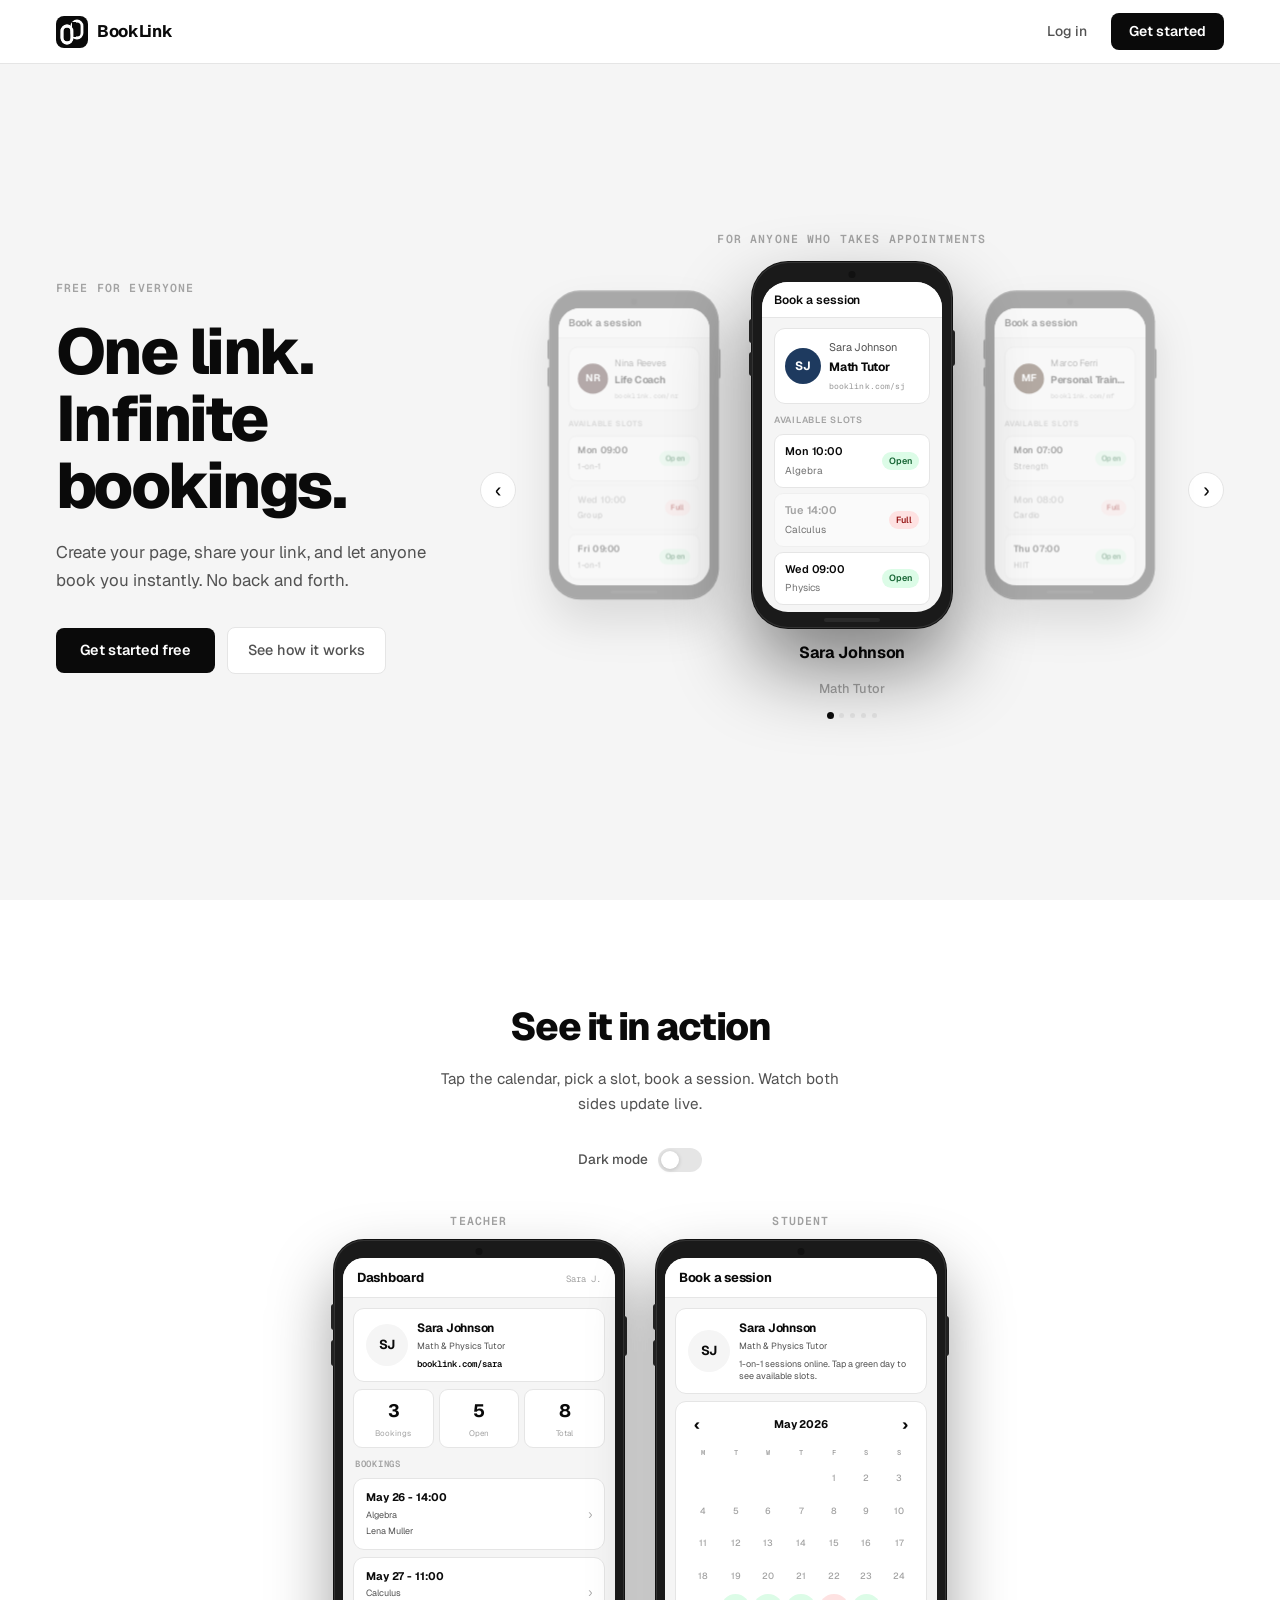
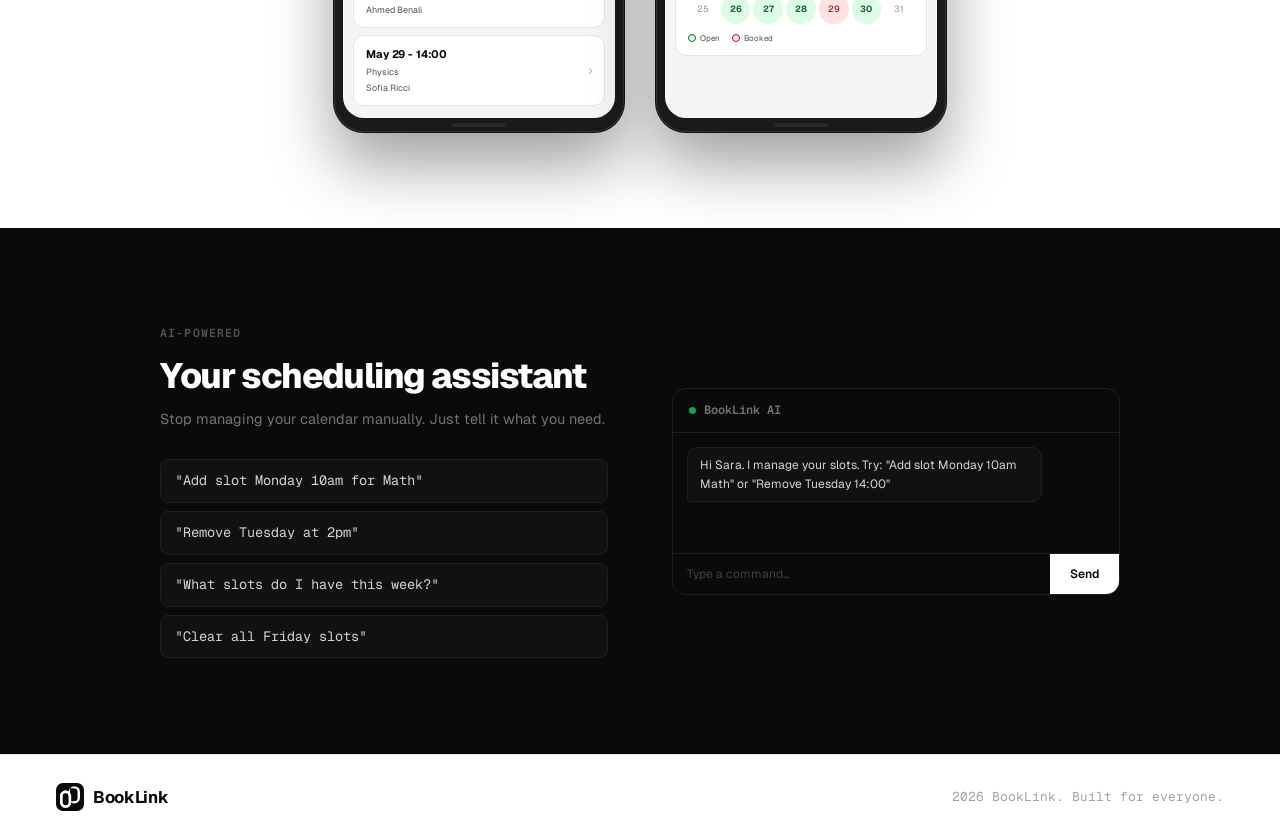
<file: index.html>
<!DOCTYPE html>
<html lang="en">
<head>
  <meta charset="UTF-8">
  <meta name="viewport" content="width=device-width, initial-scale=1.0">
  <title>BookLink - One link. Infinite bookings.</title>
  <link rel="stylesheet" href="style.css">
  <link href="https://fonts.googleapis.com/css2?family=Geist:wght@400;500;600;700;800&family=Geist+Mono:wght@400;500;600&display=swap" rel="stylesheet">
</head>
<body>

  <!-- HEADER -->
  <header class="header">
    <div class="logo-area">
      <svg class="logo-svg" width="32" height="32" viewBox="0 0 32 32" fill="none" xmlns="http://www.w3.org/2000/svg">
        <rect width="32" height="32" rx="8" fill="#0a0a0a"/>
        <!-- left link -->
        <rect x="6" y="10" width="10" height="17" rx="5" fill="none" stroke="white" stroke-width="2.8"/>
        <!-- right link overlapping -->
        <rect x="16" y="5" width="10" height="17" rx="5" fill="none" stroke="white" stroke-width="2.8"/>
        <!-- interlock mask -->
        <rect x="16" y="6" width="4" height="15" fill="#0a0a0a"/>
        <!-- redraw left link front -->
        <rect x="6" y="10" width="10" height="17" rx="5" fill="none" stroke="white" stroke-width="2.8"/>
      </svg>
      <span class="site-name">BookLink</span>
    </div>
    <nav class="nav-links">
      <a href="login.html" class="nav-link">Log in</a>
      <a href="signup.html" class="nav-cta">Get started</a>
    </nav>
  </header>

  <!-- HERO -->
  <section class="hero">
    <div class="hero-left">
      <p class="hero-eyebrow">Free for everyone</p>
      <h1>One link.<br>Infinite bookings.</h1>
      <p class="hero-sub">Create your page, share your link, and let anyone book you instantly. No back and forth.</p>
      <div class="hero-actions">
        <a href="signup.html" class="btn-primary">Get started free</a>
        <a href="#demo" class="btn-ghost">See how it works</a>
      </div>
    </div>
    <div class="hero-right">
      <p class="carousel-eyebrow">For anyone who takes appointments</p>
      <div class="carousel-wrap">
        <button class="carr-arrow" onclick="move(-1)" aria-label="Previous">&#8249;</button>
        <div class="carr-outer">
          <div class="carr-phones" id="carrPhones"></div>
          <div class="carr-dots" id="carrDots"></div>
        </div>
        <button class="carr-arrow" onclick="move(1)" aria-label="Next">&#8250;</button>
      </div>
    </div>
  </section>

  <!-- DEMO -->
  <section class="demo-section" id="demo">
    <div class="demo-header">
      <h2>See it in action</h2>
      <p>Tap the calendar, pick a slot, book a session. Watch both sides update live.</p>
    </div>
    <div class="demo-controls">
      <span class="switch-label">Dark mode</span>
      <label class="switch" aria-label="Toggle dark mode">
        <input type="checkbox" id="darkToggle" onchange="toggleMode(this.checked)">
        <span class="switch-track"><span class="switch-thumb"></span></span>
      </label>
    </div>
    <div class="ipads-row">
      <div class="ipad-col">
        <span class="ipad-label">Teacher</span>
        <div class="ipad-frame">
          <div class="sb-r"></div><div class="sb-l1"></div><div class="sb-l2"></div>
          <div class="ipad-screen"><div class="scr light" id="T"></div></div>
        </div>
      </div>
      <div class="ipad-col">
        <span class="ipad-label">Student</span>
        <div class="ipad-frame">
          <div class="sb-r"></div><div class="sb-l1"></div><div class="sb-l2"></div>
          <div class="ipad-screen"><div class="scr light" id="S"></div></div>
        </div>
      </div>
    </div>
  </section>

  <!-- AI SECTION -->
  <section class="ai-section">
    <div class="ai-inner">
      <div class="ai-left">
        <p class="ai-eyebrow">AI-powered</p>
        <h2>Your scheduling assistant</h2>
        <p class="ai-sub">Stop managing your calendar manually. Just tell it what you need.</p>
        <ul class="ai-commands">
          <li><span class="cmd">"Add slot Monday 10am for Math"</span></li>
          <li><span class="cmd">"Remove Tuesday at 2pm"</span></li>
          <li><span class="cmd">"What slots do I have this week?"</span></li>
          <li><span class="cmd">"Clear all Friday slots"</span></li>
        </ul>
      </div>
      <div class="ai-right">
        <div class="ai-chat">
          <div class="ai-chat-top">
            <span class="ai-live-dot"></span>
            <span class="ai-chat-title">BookLink AI</span>
          </div>
          <div class="ai-msgs" id="aiMessages">
            <div class="ai-msg agent">Hi Sara. I manage your slots. Try: "Add slot Monday 10am Math" or "Remove Tuesday 14:00"</div>
          </div>
          <div class="ai-input-row">
            <input type="text" id="aiIn" placeholder="Type a command..." onkeydown="if(event.key==='Enter')sendAI()">
            <button id="aiSendBtn" onclick="sendAI()">Send</button>
          </div>
        </div>
      </div>
    </div>
  </section>

  <!-- FOOTER -->
  <footer class="footer">
    <div class="footer-inner">
      <div class="logo-area">
        <svg class="logo-svg" width="28" height="28" viewBox="0 0 32 32" fill="none" xmlns="http://www.w3.org/2000/svg">
          <rect width="32" height="32" rx="8" fill="#0a0a0a"/>
          <rect x="6" y="10" width="10" height="17" rx="5" fill="none" stroke="white" stroke-width="2.8"/>
          <rect x="16" y="5" width="10" height="17" rx="5" fill="none" stroke="white" stroke-width="2.8"/>
          <rect x="16" y="6" width="4" height="15" fill="#0a0a0a"/>
          <rect x="6" y="10" width="10" height="17" rx="5" fill="none" stroke="white" stroke-width="2.8"/>
        </svg>
        <span class="site-name">BookLink</span>
      </div>
      <p class="footer-copy">2026 BookLink. Built for everyone.</p>
    </div>
  </footer>

</body>

<script>
// ─── CAROUSEL ────────────────────────────────────────────────────────────────
const PROFILES=[
  {name:'Sara Johnson',role:'Math Tutor',color:'#1e3a5f',initials:'SJ',slots:[{t:'Mon 10:00',s:'Algebra',o:true},{t:'Tue 14:00',s:'Calculus',o:false},{t:'Wed 09:00',s:'Physics',o:true}]},
  {name:'Marco Ferri',role:'Personal Trainer',color:'#3b1f0a',initials:'MF',slots:[{t:'Mon 07:00',s:'Strength',o:true},{t:'Mon 08:00',s:'Cardio',o:false},{t:'Thu 07:00',s:'HIIT',o:true}]},
  {name:'Amira Hassan',role:'Therapist',color:'#1a3d2b',initials:'AH',slots:[{t:'Tue 11:00',s:'Consultation',o:false},{t:'Wed 15:00',s:'Session',o:true},{t:'Fri 10:00',s:'Session',o:true}]},
  {name:'Luca Bianchi',role:'Hair Stylist',color:'#2d1a4a',initials:'LB',slots:[{t:'Mon 12:00',s:'Haircut',o:true},{t:'Tue 13:00',s:'Color',o:true},{t:'Thu 11:00',s:'Haircut',o:false}]},
  {name:'Nina Reeves',role:'Life Coach',color:'#3d1f1f',initials:'NR',slots:[{t:'Mon 09:00',s:'1-on-1',o:true},{t:'Wed 10:00',s:'Group',o:false},{t:'Fri 09:00',s:'1-on-1',o:true}]},
];
let carCur=0;

function buildPhone(p){
  const sl=p.slots.map(s=>`<div style="box-sizing:border-box;width:100%;background:${s.o?'#fff':'#fafafa'};border:1px solid ${s.o?'#e5e5e5':'#efefef'};border-radius:9px;padding:8px 10px;display:flex;justify-content:space-between;align-items:center;margin-bottom:5px;"><div style="min-width:0;flex:1;margin-right:6px;"><div style="font-weight:600;font-size:11px;color:${s.o?'#0a0a0a':'#a3a3a3'};letter-spacing:-.01em;white-space:nowrap;overflow:hidden;text-overflow:ellipsis">${s.t}</div><div style="font-size:10px;color:#737373;margin-top:2px;white-space:nowrap;overflow:hidden;text-overflow:ellipsis">${s.s}</div></div><span style="font-size:9px;padding:2px 7px;border-radius:20px;font-weight:600;white-space:nowrap;flex-shrink:0;background:${s.o?'#dcfce7':'#fee2e2'};color:${s.o?'#166534':'#991b1b'}">${s.o?'Open':'Full'}</span></div>`).join('');
  return `<div style="box-sizing:border-box;width:100%;height:100%;display:flex;flex-direction:column;background:#f5f5f5;overflow:hidden;font-family:'Geist',system-ui,sans-serif;"><div style="box-sizing:border-box;width:100%;background:#fff;padding:9px 12px 7px;border-bottom:1px solid #e5e5e5;font-size:12px;font-weight:600;letter-spacing:-.01em;flex-shrink:0">Book a session</div><div style="box-sizing:border-box;width:100%;padding:10px 12px;display:flex;flex-direction:column;overflow:hidden;"><div style="box-sizing:border-box;width:100%;background:#fff;border:1px solid #e5e5e5;border-radius:11px;padding:10px;display:flex;align-items:center;gap:8px;margin-bottom:9px;flex-shrink:0;"><div style="width:36px;height:36px;border-radius:50%;background:${p.color};color:#fff;display:flex;align-items:center;justify-content:center;font-weight:700;font-size:12px;flex-shrink:0;letter-spacing:-.02em">${p.initials}</div><div style="min-width:0;flex:1;overflow:hidden;"><div style="font-weight:400;font-size:11px;letter-spacing:-.01em;color:#525252;white-space:nowrap;overflow:hidden;text-overflow:ellipsis">${p.name}</div><div style="font-size:12px;font-weight:700;color:#0a0a0a;letter-spacing:-.02em;margin-top:1px;white-space:nowrap;overflow:hidden;text-overflow:ellipsis">${p.role}</div><div style="font-size:8px;color:#a3a3a3;margin-top:3px;font-weight:500;letter-spacing:.01em;font-family:'Geist Mono',monospace;white-space:nowrap;overflow:hidden;text-overflow:ellipsis">booklink.com/${p.initials.toLowerCase()}</div></div></div><div style="font-size:9px;font-weight:600;color:#a3a3a3;text-transform:uppercase;letter-spacing:.08em;margin-bottom:7px;flex-shrink:0">Available slots</div>${sl}</div></div>`;
}

function renderCar(){
  const total=PROFILES.length;
  const idxs=[(carCur-1+total)%total,carCur,(carCur+1)%total];
  document.getElementById('carrPhones').innerHTML=idxs.map((idx,pos)=>{
    const p=PROFILES[idx],cls=pos===1?'carr-center':'carr-side';
    return `<div class="carr-phone-wrap ${cls}"><div class="carr-phone"><div class="carr-pb-r"></div><div class="carr-pb-l1"></div><div class="carr-pb-l2"></div><div class="carr-screen">${buildPhone(p)}</div></div><div class="carr-pname">${p.name}</div><div class="carr-prole">${p.role}</div></div>`;
  }).join('');
  document.getElementById('carrDots').innerHTML=PROFILES.map((_,i)=>`<div class="carr-dot${i===carCur?' active':''}"></div>`).join('');
}
function move(d){carCur=(carCur+d+PROFILES.length)%PROFILES.length;renderCar();}
renderCar();

// ─── IPAD DEMO ───────────────────────────────────────────────────────────────
const MONTHS=['January','February','March','April','May','June','July','August','September','October','November','December'];
const MS=['Jan','Feb','Mar','Apr','May','Jun','Jul','Aug','Sep','Oct','Nov','Dec'];
let dark=false,calYear=2026,calMonth=4,selSlotIdx=-1;
const AVC=['#1e3a5f','#1a3d2b','#3b1f0a','#2d1a4a','#3d1f1f','#0c3547'];
function avc(n){return AVC[(n||'').charCodeAt(0)%AVC.length];}
function ini(n){return(n||'?').split(' ').map(w=>w[0]).join('').toUpperCase().slice(0,2);}

let slots=[
  {date:26,month:4,year:2026,time:'10:00',service:'Math Tutoring',booked:false},
  {date:26,month:4,year:2026,time:'14:00',service:'Algebra',booked:true,studentName:'Lena Muller',studentEmail:'lena@email.com',studentNote:'Help with quadratics'},
  {date:27,month:4,year:2026,time:'09:00',service:'Physics',booked:false},
  {date:27,month:4,year:2026,time:'11:00',service:'Calculus',booked:true,studentName:'Ahmed Benali',studentEmail:'ahmed@email.com',studentNote:'Derivatives chapter'},
  {date:28,month:4,year:2026,time:'10:00',service:'Math Tutoring',booked:false},
  {date:28,month:4,year:2026,time:'15:00',service:'Algebra',booked:false},
  {date:29,month:4,year:2026,time:'14:00',service:'Physics',booked:true,studentName:'Sofia Ricci',studentEmail:'sofia@email.com',studentNote:'Optics and waves'},
  {date:30,month:4,year:2026,time:'10:00',service:'Math Tutoring',booked:false},
];

function T(s){const el=document.getElementById('T');el.innerHTML='';s==='dash'?tDash(el):tDetail(el,+s.split(':')[1]);}
function S(s){const el=document.getElementById('S');el.innerHTML='';if(s==='cal')sCal(el);else if(s.startsWith('slots:'))sSlots(el,+s.split(':')[1]);else if(s.startsWith('form:'))sForm(el,+s.split(':')[1]);else if(s==='ok')sOk(el);else if(s.startsWith('full:'))sFull(el);}

function tDash(el){
  const bk=slots.filter(s=>s.booked),op=slots.filter(s=>!s.booked);
  let h=`<div class="ios-nav"><span class="ios-nav-title">Dashboard</span><span class="ios-nav-sub">Sara J.</span></div><div class="ios-scroll">`;
  h+=`<div class="ios-card ios-static"><div class="ios-prof"><div class="ios-av"><img src="https://i.pravatar.cc/150?img=47" alt="Sara" onerror="this.style.display='none';this.parentElement.textContent='SJ'"></div><div><div class="ios-pname">Sara Johnson</div><div class="ios-prole">Math &amp; Physics Tutor</div><div class="ios-link">booklink.com/sara</div></div></div></div>`;
  h+=`<div class="ios-stats"><div class="ios-st"><div class="ios-stn">${bk.length}</div><div class="ios-stl">Bookings</div></div><div class="ios-st"><div class="ios-stn">${op.length}</div><div class="ios-stl">Open</div></div><div class="ios-st"><div class="ios-stn">${slots.length}</div><div class="ios-stl">Total</div></div></div>`;
  if(bk.length){h+=`<div class="ios-sec">Bookings</div>`;bk.forEach(s=>{const gi=slots.indexOf(s);h+=`<div class="ios-card ios-tap" onclick="T('det:${gi}')"><div class="ios-row"><div><div class="ios-t">${MS[s.month]} ${s.date} - ${s.time}</div><div class="ios-s">${s.service}</div><div class="ios-who">${s.studentName}</div></div><span class="ios-chev">›</span></div></div>`;});}
  if(op.length){h+=`<div class="ios-sec">Open slots</div>`;op.forEach(s=>{h+=`<div class="ios-card ios-static"><div class="ios-row"><div><div class="ios-t">${MS[s.month]} ${s.date} - ${s.time}</div><div class="ios-s">${s.service}</div></div><span class="ios-bdg ios-open">Available</span></div></div>`;});}
  h+=`</div>`;el.innerHTML=h;
}

function tDetail(el,idx){
  const s=slots[idx];
  let h=`<div class="ios-nav"><button class="ios-back" onclick="T('dash')">Back</button><span class="ios-nav-title">Booking</span><span></span></div><div class="ios-scroll">`;
  h+=`<div class="ios-card ios-static" style="display:flex;align-items:center;gap:10px;"><div class="ios-det-av" style="background:${avc(s.studentName)}">${ini(s.studentName)}</div><div><div class="ios-pname">${s.studentName}</div><div class="ios-link">${s.studentEmail}</div></div></div>`;
  h+=`<div class="ios-card ios-static"><div class="ios-sec" style="margin-bottom:6px;">Session details</div><div class="ios-det-row"><span class="ios-dlbl">Date</span><span class="ios-dval">${MONTHS[s.month]} ${s.date}</span></div><div class="ios-det-row"><span class="ios-dlbl">Time</span><span class="ios-dval">${s.time}</span></div><div class="ios-det-row"><span class="ios-dlbl">Service</span><span class="ios-dval">${s.service}</span></div><div class="ios-det-row" style="border:none"><span class="ios-dlbl">Notes</span><span class="ios-dval">${s.studentNote||'-'}</span></div></div>`;
  h+=`<div class="ios-card ios-static ios-danger"><div class="ios-sec" style="margin-bottom:6px;color:var(--r-tx);">Cancel session</div><button class="ios-cancel-btn" onclick="cancelSlot(${idx})">Cancel this booking</button></div></div>`;
  el.innerHTML=h;
}

function cancelSlot(idx){slots[idx].booked=false;delete slots[idx].studentName;delete slots[idx].studentEmail;delete slots[idx].studentNote;T('dash');S('cal');aiMsg('agent','Session cancelled. Slot is open again.');}

function sCal(el){
  const dim=new Date(calYear,calMonth+1,0).getDate();
  const fd=new Date(calYear,calMonth,1).getDay();
  const st=fd===0?6:fd-1;
  let grid='<div class="ios-cgrid">';
  ['M','T','W','T','F','S','S'].forEach(d=>grid+=`<div class="ios-cdn">${d}</div>`);
  for(let i=0;i<st;i++) grid+=`<div class="ios-cd ios-empty"></div>`;
  for(let i=1;i<=dim;i++){
    const ds=slots.filter(s=>s.date===i&&s.month===calMonth&&s.year===calYear);
    let cls='ios-nosl';
    if(ds.length) cls=ds.some(s=>!s.booked)?'ios-open-day':'ios-full-day';
    grid+=`<div class="ios-cd ${cls}" data-d="${i}">${i}</div>`;
  }
  grid+='</div>';
  let h=`<div class="ios-nav"><span class="ios-nav-title">Book a session</span></div><div class="ios-scroll">`;
  h+=`<div class="ios-card ios-static"><div class="ios-prof"><div class="ios-av"><img src="https://i.pravatar.cc/150?img=47" alt="Sara" onerror="this.style.display='none';this.parentElement.textContent='SJ'"></div><div><div class="ios-pname">Sara Johnson</div><div class="ios-prole">Math &amp; Physics Tutor</div><div class="ios-pbio">1-on-1 sessions online. Tap a green day to see available slots.</div></div></div></div>`;
  h+=`<div class="ios-card ios-static"><div class="ios-cal-hdr"><button class="ios-cnav" id="pm">&#8249;</button><span class="ios-cal-title">${MONTHS[calMonth]} ${calYear}</span><button class="ios-cnav" id="nm">&#8250;</button></div>${grid}<div class="ios-leg"><div class="ios-leg-i"><div class="ios-leg-dot ios-ld-green"></div>Open</div><div class="ios-leg-i"><div class="ios-leg-dot ios-ld-red"></div>Booked</div></div></div></div>`;
  el.innerHTML=h;
  el.querySelectorAll('.ios-cd[data-d]').forEach(cd=>{cd.addEventListener('click',()=>{const d=+cd.dataset.d;const ds=slots.filter(s=>s.date===d&&s.month===calMonth&&s.year===calYear);if(!ds.length)return;ds.some(s=>!s.booked)?S('slots:'+d):S('full:'+d);});});
  el.querySelector('#pm').onclick=()=>{calMonth--;if(calMonth<0){calMonth=11;calYear--;}S('cal');};
  el.querySelector('#nm').onclick=()=>{calMonth++;if(calMonth>11){calMonth=0;calYear++;}S('cal');};
}

function sSlots(el,day){
  const ds=slots.filter(s=>s.date===day&&s.month===calMonth&&s.year===calYear);
  let h=`<div class="ios-nav"><button class="ios-back" onclick="S('cal')">Back</button><span class="ios-nav-title">${MONTHS[calMonth]} ${day}</span><span></span></div><div class="ios-scroll"><div class="ios-sec">Tap a slot to book</div>`;
  ds.forEach(s=>{const gi=slots.indexOf(s);if(!s.booked){h+=`<div class="ios-card ios-tap" onclick="S('form:${gi}')"><div class="ios-row"><div><div class="ios-t">${s.time}</div><div class="ios-s">${s.service}</div></div><span class="ios-bdg ios-open">Book</span></div></div>`;}else{h+=`<div class="ios-card ios-tap" onclick="S('full:x')"><div class="ios-row"><div><div class="ios-t ios-dim">${s.time}</div><div class="ios-s">${s.service}</div><div class="ios-err">Already booked</div></div><span class="ios-bdg ios-full">Full</span></div></div>`;}});
  h+=`</div>`;el.innerHTML=h;
}

function sForm(el,idx){
  selSlotIdx=idx;const s=slots[idx];
  let h=`<div class="ios-nav"><button class="ios-back" onclick="S('slots:${s.date}')">Back</button><span class="ios-nav-title">Your details</span><span></span></div><div class="ios-scroll">`;
  h+=`<div class="ios-pill">${MONTHS[s.month]} ${s.date} at ${s.time} - ${s.service}</div>`;
  ['First name','Last name','Email','Notes (optional)'].forEach((lbl,i)=>{
    const ids=['f1','f2','f3','f4'];
    const phs=['Ahmed','Benali','ahmed@email.com','Topics to cover...'];
    const types=['text','text','email','text'];
    h+=`<div class="ios-fw"><div class="ios-flbl">${lbl}</div><input class="ios-finput" id="${ids[i]}" placeholder="${phs[i]}" type="${types[i]}"></div>`;
  });
  h+=`<button class="ios-cbtn" onclick="doBook()">Confirm booking</button></div>`;
  el.innerHTML=h;
}

function doBook(){
  const fn=document.getElementById('f1').value.trim()||'Student';
  const ln=document.getElementById('f2').value.trim()||'';
  const em=document.getElementById('f3').value.trim()||'student@email.com';
  const nt=document.getElementById('f4').value.trim()||'-';
  slots[selSlotIdx].booked=true;
  slots[selSlotIdx].studentName=fn+(ln?' '+ln:'');
  slots[selSlotIdx].studentEmail=em;
  slots[selSlotIdx].studentNote=nt;
  T('dash');S('ok');
  aiMsg('agent',`New booking. ${slots[selSlotIdx].studentName} booked ${MS[slots[selSlotIdx].month]} ${slots[selSlotIdx].date} at ${slots[selSlotIdx].time}.`);
}

function sOk(el){
  const s=slots[selSlotIdx]||{};
  el.innerHTML=`<div class="ios-nav"><span class="ios-nav-title">Confirmed</span></div><div class="ios-center"><div class="ios-ok-icon">&#10003;</div><div class="ios-ok-title">You are booked!</div><div class="ios-ok-sub">${MONTHS[s.month]||''} ${s.date||''} at ${s.time||''}<br>${s.service||''}<br><br>Confirmation sent to<br><strong>${s.studentEmail||''}</strong></div><button class="ios-ghost-btn" onclick="S('cal')">Book another session</button></div>`;
}

function sFull(el){
  el.innerHTML=`<div class="ios-nav"><button class="ios-back" onclick="S('cal')">Back</button><span class="ios-nav-title">Unavailable</span><span></span></div><div class="ios-center"><div class="ios-full-circle"></div><div class="ios-ok-title" style="color:var(--r-tx)">Fully booked</div><div class="ios-ok-sub">This slot is no longer available.<br>Please choose another day.</div><button class="ios-ghost-btn" onclick="S('cal')">Back to calendar</button></div>`;
}

function toggleMode(on){
  dark=on;
  document.querySelectorAll('.scr').forEach(s=>{s.className='scr '+(dark?'dark':'light');});
}

// ─── AI ──────────────────────────────────────────────────────────────────────
function aiMsg(r,t){
  const c=document.getElementById('aiMessages');
  const d=document.createElement('div');d.className=`ai-msg ${r}`;d.textContent=t;
  c.appendChild(d);c.scrollTop=c.scrollHeight;
}
function showTyping(){
  const c=document.getElementById('aiMessages');
  const d=document.createElement('div');d.className='ai-msg agent';d.id='aiTyping';
  d.innerHTML='<span class="ai-dots"><span></span><span></span><span></span></span>';
  c.appendChild(d);c.scrollTop=c.scrollHeight;
}
async function sendAI(){
  const inp=document.getElementById('aiIn'),btn=document.getElementById('aiSendBtn');
  const txt=inp.value.trim();if(!txt)return;
  aiMsg('user',txt);inp.value='';btn.disabled=true;showTyping();
  try{
    const res=await fetch('https://api.anthropic.com/v1/messages',{method:'POST',
      headers:{'Content-Type':'application/json'},
      body:JSON.stringify({model:'claude-sonnet-4-20250514',max_tokens:300,
        system:`BookLink AI assistant. Month: May 2026 (month=4). Slots: ${JSON.stringify(slots)}. Reply ONLY valid JSON:
Add: {"action":"add","date":28,"month":4,"year":2026,"time":"10:00","service":"Math"}
Remove: {"action":"remove","date":28,"month":4,"year":2026,"time":"10:00"}
Other: {"action":"none","message":"..."}`,
        messages:[{role:'user',content:txt}]})});
    const data=await res.json();
    const t=document.getElementById('aiTyping');if(t)t.remove();
    const p=JSON.parse(data.content[0].text.replace(/```json|```/g,'').trim());
    if(p.action==='add'){
      slots.push({date:p.date,month:p.month,year:p.year,time:p.time,service:p.service,booked:false});
      T('dash');S('cal');aiMsg('agent',`Added ${MONTHS[p.month]} ${p.date} at ${p.time} for ${p.service}.`);
    }else if(p.action==='remove'){
      const b=slots.length;slots=slots.filter(s=>!(s.date===p.date&&s.month===p.month&&s.time===p.time));
      T('dash');S('cal');aiMsg('agent',slots.length<b?`Removed that slot.`:`Could not find that slot.`);
    }else aiMsg('agent',p.message||'Done.');
  }catch(e){const t=document.getElementById('aiTyping');if(t)t.remove();aiMsg('agent','Something went wrong.');}
  btn.disabled=false;
}

T('dash');S('cal');
</script>
</html>
</file>
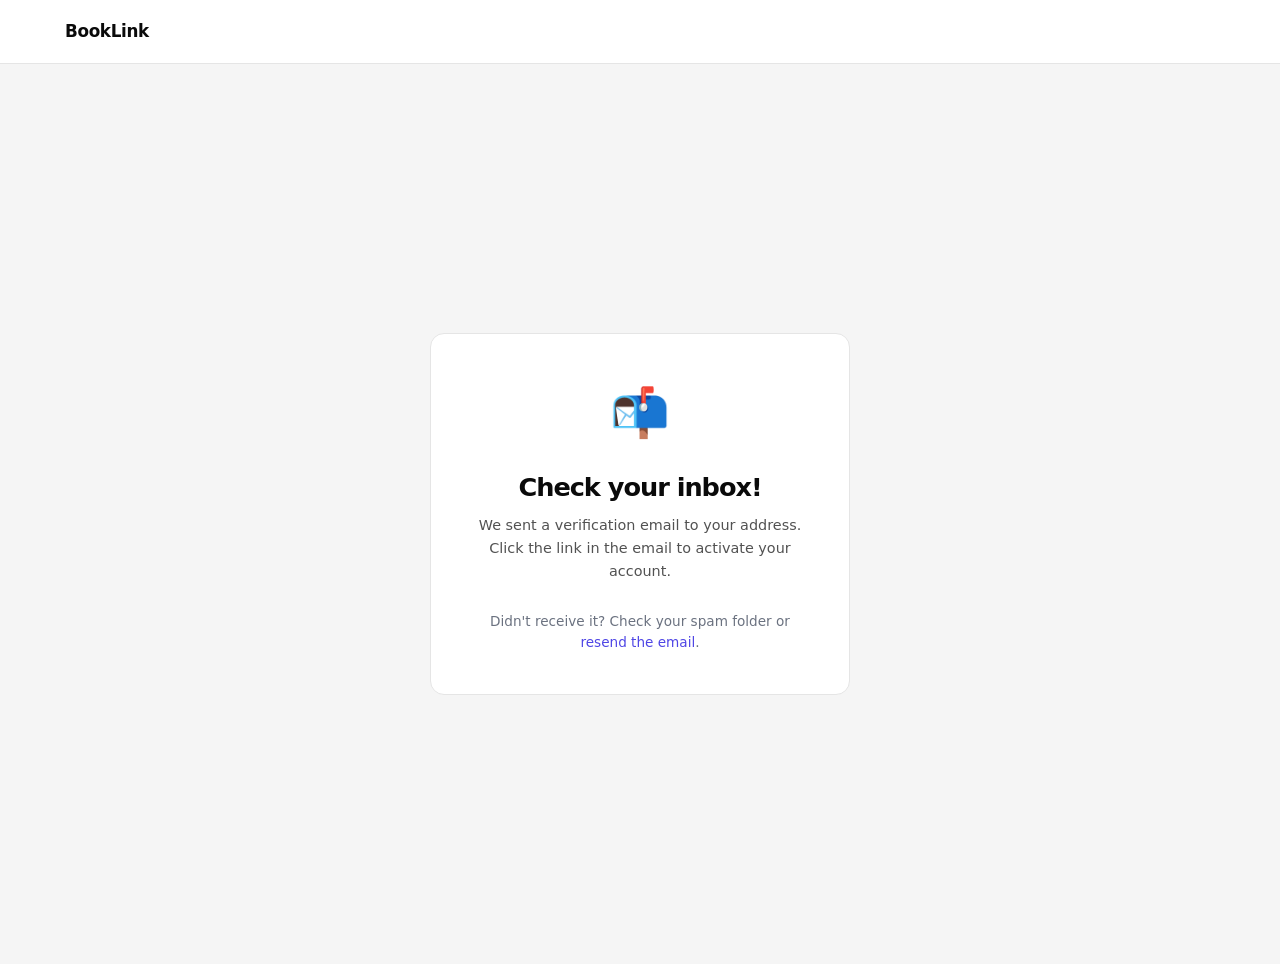
<file: check-inbox.html>
<!DOCTYPE html>
<html lang="en">
<head>
  <meta charset="UTF-8">
  <meta name="viewport" content="width=device-width, initial-scale=1.0">
  <title>Check your inbox — BookLink</title>
  <link rel="stylesheet" href="style.css">
  <link href="https://fonts.googleapis.com/css2?family=Syne:wght@700;800&family=DM+Sans:wght@400;500;600&display=swap" rel="stylesheet">
</head>
<body>

  <header class="header">
    <div class="logo-area">
      <span class="logo-dot"></span>
      <a class="site-name" href="index.html" style="text-decoration:none;color:inherit;">BookLink</a>
    </div>
  </header>

  <!-- Centered message confirming email was sent -->
  <div class="form-page">
    <div class="form-box" style="text-align:center;">

      <!-- Big emoji as icon -->
      <div style="font-size:3rem; margin-bottom:16px;">📬</div>

      <h2>Check your inbox!</h2>
      <p class="subtitle">
        We sent a verification email to your address.<br>
        Click the link in the email to activate your account.
      </p>

      <p style="color:#6b7280; font-size:0.85rem; margin-top:20px;">
        Didn't receive it? Check your spam folder or 
        <a href="#" style="color:#4f46e5;">resend the email</a>.
      </p>

    </div>
  </div>

</body>
</html>
</file>
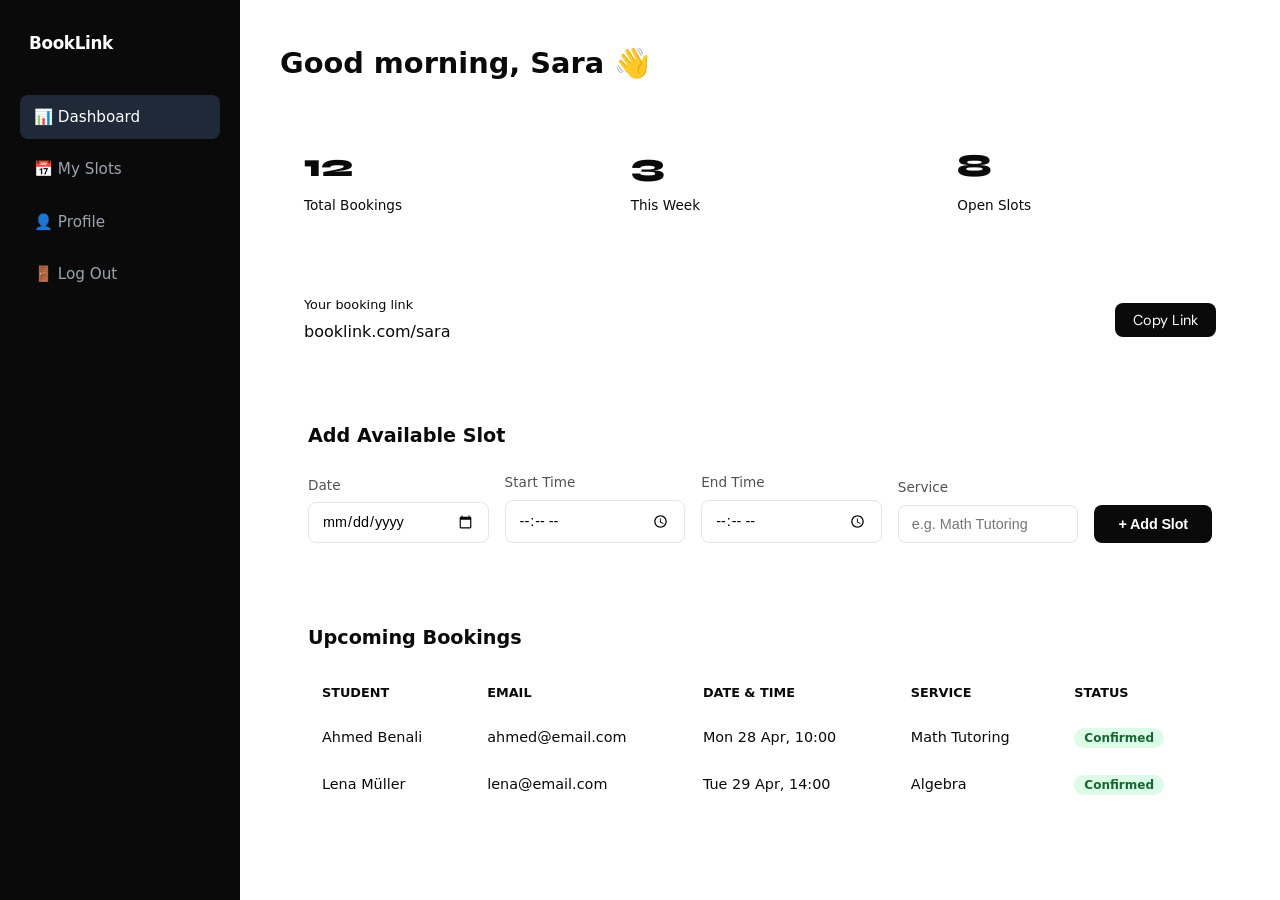
<file: dashboard.html>
<!DOCTYPE html>
<html lang="en">
<head>
  <meta charset="UTF-8">
  <meta name="viewport" content="width=device-width, initial-scale=1.0">
  <title>Dashboard — BookLink</title>
  <link rel="stylesheet" href="style.css">
  <link href="https://fonts.googleapis.com/css2?family=Syne:wght@700;800&family=DM+Sans:wght@400;500;600&display=swap" rel="stylesheet">
  <style>
    /* Extra styles just for the dashboard */
    .dashboard-layout {
      display: flex;
      min-height: 100vh;
    }

    /* LEFT SIDEBAR — navigation menu */
    .sidebar {
      width: 240px;
      background: var(--black);
      color: white;
      padding: 30px 20px;
      display: flex;
      flex-direction: column;
      gap: 8px;
      flex-shrink: 0;
    }

    .sidebar .logo-area { margin-bottom: 30px; }
    .sidebar .site-name { color: white; }
    .sidebar .logo-dot { background: white; }

    /* each sidebar link */
    .sidebar a {
      color: #9ca3af; /* gray */
      text-decoration: none;
      padding: 10px 14px;
      border-radius: 8px;
      font-size: 0.95rem;
      font-weight: 500;
      transition: all 0.2s;
    }

    .sidebar a:hover, .sidebar a.active {
      background: #1f2937;
      color: white;
    }

    /* MAIN CONTENT area */
    .dashboard-main {
      flex: 1; /* takes remaining width */
      padding: 40px;
      background: var(--light-gray);
    }

    .dashboard-main h1 {
      font-size: 1.8rem;
      margin-bottom: 30px;
    }

    /* STATS ROW — 3 cards showing numbers */
    .stats-row {
      display: grid;
      grid-template-columns: repeat(3, 1fr);
      gap: 20px;
      margin-bottom: 30px;
    }

    .stat-card {
      background: white;
      border: 1px solid var(--border);
      border-radius: var(--radius);
      padding: 24px;
    }

    .stat-card .stat-number {
      font-family: 'Syne', sans-serif;
      font-size: 2rem;
      font-weight: 800;
    }

    .stat-card .stat-label {
      color: var(--gray);
      font-size: 0.85rem;
      margin-top: 4px;
    }

    /* YOUR LINK BOX */
    .link-box {
      background: white;
      border: 1px solid var(--border);
      border-radius: var(--radius);
      padding: 24px;
      margin-bottom: 24px;
      display: flex;
      align-items: center;
      justify-content: space-between;
      gap: 20px;
    }

    .link-box .link-text {
      font-size: 1rem;
      font-weight: 500;
      color: var(--accent);
    }

    .copy-btn {
      background: var(--black);
      color: white;
      border: none;
      border-radius: 8px;
      padding: 8px 18px;
      font-size: 0.9rem;
      cursor: pointer;
      font-family: 'DM Sans', sans-serif;
      white-space: nowrap; /* text doesn't wrap */
    }

    /* ADD SLOT FORM */
    .section-card {
      background: white;
      border: 1px solid var(--border);
      border-radius: var(--radius);
      padding: 28px;
      margin-bottom: 24px;
    }

    .section-card h2 {
      font-size: 1.2rem;
      margin-bottom: 20px;
    }

    .slot-form-row {
      display: flex;
      gap: 16px;
      align-items: flex-end;
      flex-wrap: wrap;
    }

    .slot-form-row .form-group {
      flex: 1;
      min-width: 140px;
      margin-bottom: 0;
    }

    /* BOOKINGS TABLE */
    table {
      width: 100%;
      border-collapse: collapse; /* removes gap between table borders */
      font-size: 0.9rem;
    }

    th {
      text-align: left;
      padding: 10px 14px;
      border-bottom: 2px solid var(--border);
      color: var(--gray);
      font-weight: 600;
      font-size: 0.8rem;
      text-transform: uppercase;
    }

    td {
      padding: 12px 14px;
      border-bottom: 1px solid var(--border);
    }

    tr:last-child td { border-bottom: none; }

    .badge {
      padding: 3px 10px;
      border-radius: 20px;
      font-size: 0.75rem;
      font-weight: 600;
    }

    .badge.confirmed {
      background: #dcfce7;
      color: #166534;
    }
  </style>
</head>
<body>

<div class="dashboard-layout">

  <!-- SIDEBAR -->
  <aside class="sidebar">
    <div class="logo-area">
      <span class="logo-dot"></span>
      <p class="site-name">BookLink</p>
    </div>
    <!-- active = current page highlighted -->
    <a href="dashboard.html" class="active">📊 Dashboard</a>
    <a href="#">📅 My Slots</a>
    <a href="#">👤 Profile</a>
    <a href="index.html">🚪 Log Out</a>
  </aside>

  <!-- MAIN CONTENT -->
  <main class="dashboard-main">
    <h1>Good morning, Sara 👋</h1>

    <!-- STATS -->
    <div class="stats-row">
      <div class="stat-card">
        <div class="stat-number">12</div>
        <div class="stat-label">Total Bookings</div>
      </div>
      <div class="stat-card">
        <div class="stat-number">3</div>
        <div class="stat-label">This Week</div>
      </div>
      <div class="stat-card">
        <div class="stat-number">8</div>
        <div class="stat-label">Open Slots</div>
      </div>
    </div>

    <!-- YOUR LINK -->
    <div class="link-box">
      <div>
        <div style="font-size:0.8rem; color:var(--gray); margin-bottom:4px;">Your booking link</div>
        <div class="link-text">booklink.com/sara</div>
      </div>
      <!-- onclick copies the link and changes button text -->
      <button class="copy-btn" onclick="this.innerText='Copied!'; setTimeout(()=>this.innerText='Copy Link', 2000)">
        Copy Link
      </button>
    </div>

    <!-- ADD A SLOT -->
    <div class="section-card">
      <h2>Add Available Slot</h2>
      <div class="slot-form-row">
        <div class="form-group">
          <label>Date</label>
          <input type="date">
          <!-- type="date" shows a date picker -->
        </div>
        <div class="form-group">
          <label>Start Time</label>
          <input type="time">
          <!-- type="time" shows a time picker -->
        </div>
        <div class="form-group">
          <label>End Time</label>
          <input type="time">
        </div>
        <div class="form-group">
          <label>Service</label>
          <input type="text" placeholder="e.g. Math Tutoring">
        </div>
        <button class="btn-full" style="width:auto; padding:11px 24px;" type="button">
          + Add Slot
        </button>
      </div>
    </div>

    <!-- UPCOMING BOOKINGS TABLE -->
    <div class="section-card">
      <h2>Upcoming Bookings</h2>
      <table>
        <thead>
          <tr>
            <th>Student</th>
            <th>Email</th>
            <th>Date & Time</th>
            <th>Service</th>
            <th>Status</th>
          </tr>
        </thead>
        <tbody>
          <!-- Example rows — later these come from the database -->
          <tr>
            <td>Ahmed Benali</td>
            <td>ahmed@email.com</td>
            <td>Mon 28 Apr, 10:00</td>
            <td>Math Tutoring</td>
            <td><span class="badge confirmed">Confirmed</span></td>
          </tr>
          <tr>
            <td>Lena Müller</td>
            <td>lena@email.com</td>
            <td>Tue 29 Apr, 14:00</td>
            <td>Algebra</td>
            <td><span class="badge confirmed">Confirmed</span></td>
          </tr>
        </tbody>
      </table>
    </div>

  </main>
</div>

</body>
</html>
</file>
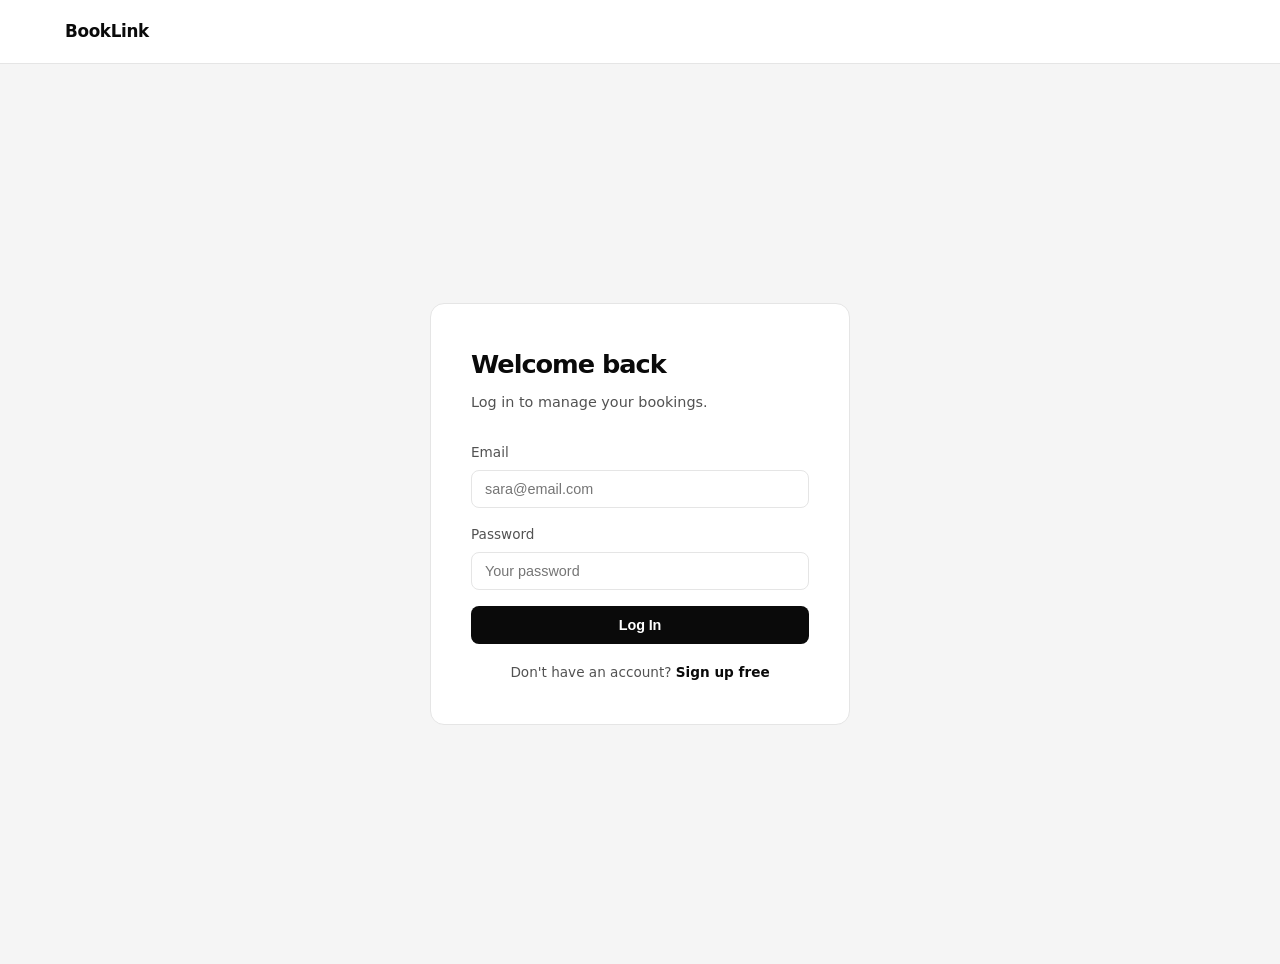
<file: login.html>
<!DOCTYPE html>
<html lang="en">
<head>
  <meta charset="UTF-8">
  <meta name="viewport" content="width=device-width, initial-scale=1.0">
  <title>Log In — BookLink</title>
  <link rel="stylesheet" href="style.css">
  <link href="https://fonts.googleapis.com/css2?family=Syne:wght@700;800&family=DM+Sans:wght@400;500;600&display=swap" rel="stylesheet">
</head>
<body>

  <header class="header">
    <div class="logo-area">
      <span class="logo-dot"></span>
      <a class="site-name" href="index.html" style="text-decoration:none;color:inherit;">BookLink</a>
    </div>
  </header>

  <div class="form-page">
    <div class="form-box">

      <h2>Welcome back</h2>
      <p class="subtitle">Log in to manage your bookings.</p>

      <div class="form-group">
        <label>Email</label>
        <input type="email" placeholder="sara@email.com">
      </div>

      <div class="form-group">
        <label>Password</label>
        <input type="password" placeholder="Your password">
      </div>

      <button class="btn-full" type="button" onclick="window.location.href='dashboard.html'">
        Log In
      </button>

      <p class="form-footer">
        Don't have an account? <a href="signup.html">Sign up free</a>
      </p>

    </div>
  </div>

</body>
</html>
</file>
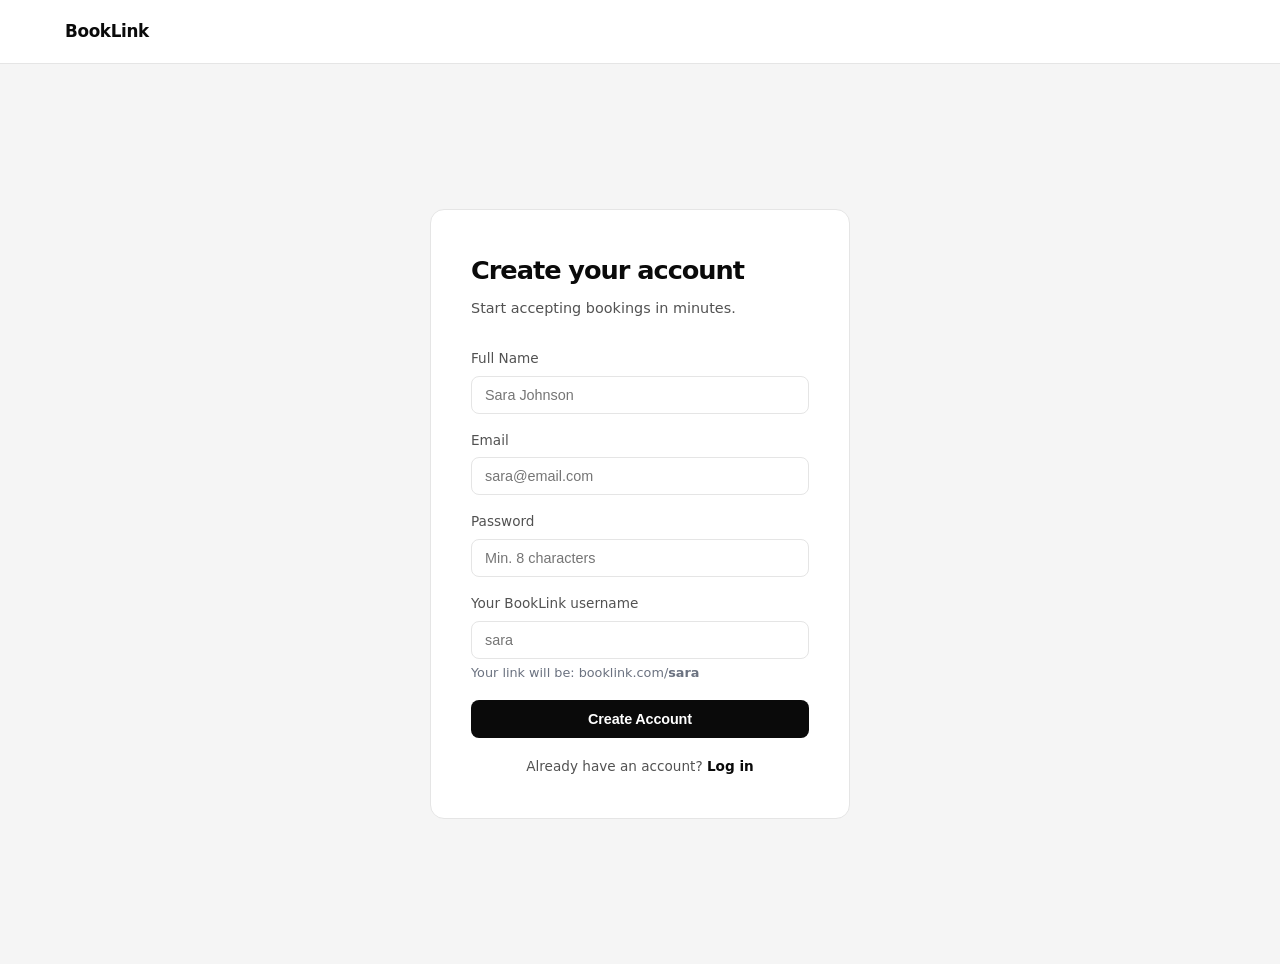
<file: signup.html>
<!DOCTYPE html>
<html lang="en">
<head>
  <meta charset="UTF-8">
  <meta name="viewport" content="width=device-width, initial-scale=1.0">
  <title>Sign Up — BookLink</title>
  <link rel="stylesheet" href="style.css">
  <link href="https://fonts.googleapis.com/css2?family=Syne:wght@700;800&family=DM+Sans:wght@400;500;600&display=swap" rel="stylesheet">
</head>
<body>

  <!-- HEADER -->
  <header class="header">
    <div class="logo-area">
      <span class="logo-dot"></span>
      <a class="site-name" href="index.html" style="text-decoration:none;color:inherit;">BookLink</a>
    </div>
  </header>

  <!-- FORM PAGE: centered on screen -->
  <div class="form-page">
    <div class="form-box">

      <h2>Create your account</h2>
      <p class="subtitle">Start accepting bookings in minutes.</p>

      <!-- Each form-group = one field (label + input) -->
      <div class="form-group">
        <label>Full Name</label>
        <input type="text" placeholder="Sara Johnson">
        <!-- type="text" = normal text input -->
      </div>

      <div class="form-group">
        <label>Email</label>
        <input type="email" placeholder="sara@email.com">
        <!-- type="email" = validates it's a real email format -->
      </div>

      <div class="form-group">
        <label>Password</label>
        <input type="password" placeholder="Min. 8 characters">
        <!-- type="password" = hides the text as dots -->
      </div>

      <div class="form-group">
        <label>Your BookLink username</label>
        <input type="text" placeholder="sara">
        <!-- This becomes their link: booklink.com/sara -->
        <small style="color:#6b7280; font-size:0.8rem;">Your link will be: booklink.com/<strong>sara</strong></small>
      </div>

      <!-- Submit button — type="button" for now, later we connect to backend -->
      <button class="btn-full" type="button" onclick="window.location.href='check-inbox.html'">
        Create Account
      </button>
      <!-- onclick = when clicked, go to check-inbox page -->

      <p class="form-footer">
        Already have an account? <a href="login.html">Log in</a>
      </p>

    </div>
  </div>

</body>
</html>
</file>
<file: style.css>
/* ─── TOKENS ─────────────────────────────────────────────── */
:root {
  --black:    #0a0a0a;
  --white:    #ffffff;
  --g1:       #f5f5f5;
  --g2:       #e5e5e5;
  --g3:       #a3a3a3;
  --g4:       #525252;
  --green:    #16a34a;
  --green-bg: #dcfce7;
  --red:      #dc2626;
  --red-bg:   #fee2e2;
  --r:        10px;
}

/* ─── RESET ──────────────────────────────────────────────── */
*,*::before,*::after{box-sizing:border-box;margin:0;padding:0;}
html{scroll-behavior:smooth;}
html,body{width:100%;overflow-x:hidden;}
.header,.hero,.demo-section,.ai-section,.footer,.booking-page,.form-page{width:100%;max-width:100vw;}
body{font-family:'Geist',system-ui,-apple-system,sans-serif;background:var(--white);color:var(--black);line-height:1.6;-webkit-font-smoothing:antialiased;}
a{text-decoration:none;}
ul,ol{list-style:none;}
button{font-family:inherit;cursor:pointer;}

/* ─── HEADER ─────────────────────────────────────────────── */
.header{
  display:flex;justify-content:space-between;align-items:center;
  padding:0 56px;height:64px;
  border-bottom:1px solid var(--g2);
  position:sticky;top:0;
  background:rgba(255,255,255,.92);
  backdrop-filter:blur(12px);
  z-index:100;
}
.logo-area{display:flex;align-items:center;gap:9px;}
.logo-svg{display:block;flex-shrink:0;}
.site-name{font-size:1.05rem;font-weight:700;letter-spacing:-.02em;color:var(--black);}
.nav-links{display:flex;align-items:center;gap:8px;}
.nav-link{padding:7px 16px;font-size:.875rem;font-weight:500;color:var(--g4);border-radius:8px;transition:color .15s,background .15s;}
.nav-link:hover{color:var(--black);background:var(--g1);}
.nav-cta{padding:7px 18px;font-size:.875rem;font-weight:600;color:var(--white);background:var(--black);border-radius:8px;transition:opacity .15s;}
.nav-cta:hover{opacity:.82;}

/* ─── HERO ───────────────────────────────────────────────── */
.hero{
  display:grid;grid-template-columns:1fr 1fr;
  align-items:center;gap:48px;
  padding:80px 56px 96px;
  min-height:calc(100dvh - 64px);
  background:var(--g1);
}
.hero-left{max-width:520px;}
.hero-eyebrow{display:inline-block;font-size:.72rem;font-weight:600;letter-spacing:.1em;text-transform:uppercase;color:var(--g3);margin-bottom:20px;font-family:'Geist Mono',monospace;}
.hero-left h1{font-size:clamp(2.8rem,5vw,4rem);font-weight:800;letter-spacing:-.04em;line-height:1.05;margin-bottom:20px;}
.hero-sub{font-size:1.05rem;color:var(--g4);max-width:400px;margin-bottom:32px;line-height:1.65;}
.hero-actions{display:flex;align-items:center;gap:12px;}
.btn-primary{padding:11px 24px;font-size:.9rem;font-weight:600;color:var(--white);background:var(--black);border-radius:8px;transition:opacity .15s;display:inline-block;}
.btn-primary:hover{opacity:.82;}
.btn-ghost{padding:11px 20px;font-size:.9rem;font-weight:500;color:var(--g4);border:1px solid var(--g2);border-radius:8px;background:var(--white);transition:border-color .15s,color .15s;display:inline-block;}
.btn-ghost:hover{border-color:var(--black);color:var(--black);}

/* ─── CAROUSEL ───────────────────────────────────────────── */
.hero-right{display:flex;flex-direction:column;align-items:center;gap:14px;}
.carousel-eyebrow{font-size:.72rem;font-weight:600;letter-spacing:.1em;text-transform:uppercase;color:var(--g3);font-family:'Geist Mono',monospace;text-align:center;}
.carousel-wrap{display:flex;align-items:center;gap:18px;}
.carr-arrow{width:36px;height:36px;border-radius:50%;background:var(--white);border:1px solid var(--g2);display:flex;align-items:center;justify-content:center;font-size:20px;color:var(--black);transition:background .15s,border-color .15s;flex-shrink:0;line-height:1;}
.carr-arrow:hover{background:var(--black);color:var(--white);border-color:var(--black);}
.carr-outer{display:flex;flex-direction:column;align-items:center;gap:14px;}
.carr-phones{display:flex;align-items:center;gap:18px;}
.carr-phone-wrap{flex-shrink:0;display:flex;flex-direction:column;align-items:center;gap:12px;transition:all .35s ease;}
.carr-phone-wrap.carr-side .carr-phone{transform:scale(.84);opacity:.35;}
.carr-phone-wrap.carr-side .carr-pname,
.carr-phone-wrap.carr-side .carr-prole{opacity:0;}
.carr-phone{width:200px;background:#1a1a1a;border-radius:36px;padding:20px 10px 16px;box-shadow:0 0 0 1px #111,inset 0 0 0 1px #333,0 28px 56px rgba(0,0,0,.32);position:relative;transition:all .35s ease;}
.carr-phone-wrap.carr-center .carr-phone{box-shadow:0 0 0 1px #111,inset 0 0 0 1px #333,0 40px 80px rgba(0,0,0,.48);}
.carr-phone::before{content:'';position:absolute;top:9px;left:50%;transform:translateX(-50%);width:7px;height:7px;background:#111;border-radius:50%;}
.carr-phone::after{content:'';position:absolute;bottom:6px;left:50%;transform:translateX(-50%);width:56px;height:4px;background:#2a2a2a;border-radius:4px;}
.carr-pb-r {position:absolute;right:-3px;top:68px;width:3px;height:36px;background:#222;border-radius:0 3px 3px 0;}
.carr-pb-l1{position:absolute;left:-3px;top:57px;width:3px;height:24px;background:#222;border-radius:3px 0 0 3px;}
.carr-pb-l2{position:absolute;left:-3px;top:90px;width:3px;height:24px;background:#222;border-radius:3px 0 0 3px;}
.carr-screen{width:100%;height:330px;border-radius:26px;overflow:hidden;}
.carr-pname{font-size:1rem;font-weight:700;letter-spacing:-.02em;color:var(--black);text-align:center;transition:opacity .3s;}
.carr-prole{font-size:.8rem;color:var(--g3);text-align:center;margin-top:1px;font-weight:500;transition:opacity .3s;}
.carr-dots{display:flex;gap:6px;}
.carr-dot{width:5px;height:5px;border-radius:50%;background:var(--g2);transition:all .25s;}
.carr-dot.active{background:var(--black);transform:scale(1.4);}

/* ─── DEMO SECTION ───────────────────────────────────────── */
.demo-section{padding:96px 56px;background:var(--white);}
.demo-header{text-align:center;margin-bottom:32px;}
.demo-header h2{font-size:clamp(1.8rem,3vw,2.4rem);font-weight:800;letter-spacing:-.04em;margin-bottom:10px;}
.demo-header p{color:var(--g4);font-size:.95rem;max-width:420px;margin:0 auto;}
.demo-controls{display:flex;align-items:center;justify-content:center;gap:10px;margin-bottom:40px;}
.switch-label{font-size:.85rem;font-weight:500;color:var(--g4);}
.switch{position:relative;display:inline-block;cursor:pointer;}
.switch input{opacity:0;width:0;height:0;position:absolute;}
.switch-track{display:block;width:44px;height:24px;background:var(--g2);border-radius:12px;transition:background .22s ease;position:relative;}
.switch-thumb{position:absolute;top:3px;left:3px;width:18px;height:18px;border-radius:50%;background:var(--white);box-shadow:0 1px 4px rgba(0,0,0,.18);transition:transform .22s ease;}
.switch input:checked + .switch-track{background:var(--black);}
.switch input:checked + .switch-track .switch-thumb{transform:translateX(20px);}
.ipads-row{display:flex;gap:32px;justify-content:center;flex-wrap:wrap;}
.ipad-col{display:flex;flex-direction:column;align-items:center;gap:10px;flex:1;max-width:290px;}
.ipad-label{font-size:.72rem;font-weight:600;letter-spacing:.1em;text-transform:uppercase;color:var(--g3);font-family:'Geist Mono',monospace;}
.ipad-frame{width:100%;background:#1a1a1a;border-radius:30px;padding:18px 9px 14px;box-shadow:0 0 0 1px #111,inset 0 0 0 1px #333,0 32px 64px rgba(0,0,0,.38);position:relative;}
.ipad-frame::before{content:'';position:absolute;top:8px;left:50%;transform:translateX(-50%);width:7px;height:7px;background:#111;border-radius:50%;}
.ipad-frame::after {content:'';position:absolute;bottom:5px;left:50%;transform:translateX(-50%);width:54px;height:4px;background:#2a2a2a;border-radius:4px;}
.ipad-frame .sb-r {position:absolute;right:-3px;top:76px; width:3px;height:40px;background:#222;border-radius:0 3px 3px 0;}
.ipad-frame .sb-l1{position:absolute;left:-3px; top:64px; width:3px;height:26px;background:#222;border-radius:3px 0 0 3px;}
.ipad-frame .sb-l2{position:absolute;left:-3px; top:100px;width:3px;height:26px;background:#222;border-radius:3px 0 0 3px;}
.ipad-screen{width:100%;height:460px;border-radius:21px;overflow:hidden;}

/* ─── IOS SCREEN ─────────────────────────────────────────── */
.scr{--bg:#f5f5f5;--card:#fff;--bdr:#e5e5e5;--tx:#0a0a0a;--sub:#525252;--muted:#a3a3a3;--nav:#fff;--nav-bdr:#e5e5e5;--acc:#0a0a0a;--grey:#f5f5f5;--g-bg:#dcfce7;--g-tx:#166534;--r-bg:#fee2e2;--r-tx:#991b1b;}
.scr.dark{--bg:#000;--card:#111;--bdr:#222;--tx:#fff;--sub:#a3a3a3;--muted:#525252;--nav:#111;--nav-bdr:#222;--acc:#fff;--grey:#111;--g-bg:#052e16;--g-tx:#86efac;--r-bg:#450a0a;--r-tx:#fca5a5;}
.scr{width:100%;height:100%;background:var(--bg);color:var(--tx);display:flex;flex-direction:column;font-size:11px;font-family:'Geist',system-ui,sans-serif;transition:background .28s,color .28s;overflow:hidden;-webkit-font-smoothing:antialiased;}
.ios-nav{background:var(--nav);border-bottom:1px solid var(--nav-bdr);padding:10px 14px 8px;display:flex;align-items:center;gap:8px;flex-shrink:0;}
.ios-nav-title{font-size:13px;font-weight:700;letter-spacing:-.02em;flex:1;}
.ios-nav-sub{font-size:9px;color:var(--muted);font-family:'Geist Mono',monospace;}
.ios-back{background:none;border:none;color:var(--acc);font-size:11px;font-weight:600;cursor:pointer;padding:0;font-family:inherit;letter-spacing:-.01em;}
.ios-scroll{flex:1;overflow-y:auto;padding:10px;display:flex;flex-direction:column;gap:7px;padding-bottom:28px;}
.ios-card{background:var(--card);border:1px solid var(--bdr);border-radius:11px;padding:10px 12px;}
.ios-tap{cursor:pointer;transition:border-color .12s,transform .1s;}
.ios-tap:hover{border-color:var(--acc);transform:translateY(-1px);}
.ios-static{cursor:default;}
.ios-danger{border-color:var(--r-bg);}
.ios-prof{display:flex;gap:9px;align-items:center;}
.ios-av{width:42px;height:42px;border-radius:50%;overflow:hidden;flex-shrink:0;background:var(--grey);display:flex;align-items:center;justify-content:center;font-weight:700;font-size:13px;letter-spacing:-.02em;}
.ios-av img{width:100%;height:100%;object-fit:cover;display:block;}
.ios-pname{font-weight:700;font-size:12px;letter-spacing:-.02em;}
.ios-prole{font-size:9px;color:var(--sub);margin-top:1px;}
.ios-link{font-size:9px;color:var(--acc);margin-top:3px;font-weight:600;font-family:'Geist Mono',monospace;}
.ios-pbio{font-size:9px;color:var(--sub);margin-top:4px;line-height:1.4;}
.ios-stats{display:flex;gap:5px;}
.ios-st{flex:1;background:var(--card);border:1px solid var(--bdr);border-radius:9px;padding:7px 6px;text-align:center;}
.ios-stn{font-size:18px;font-weight:700;letter-spacing:-.03em;}
.ios-stl{font-size:8px;color:var(--muted);margin-top:1px;}
.ios-sec{font-size:9px;font-weight:600;color:var(--muted);text-transform:uppercase;letter-spacing:.08em;font-family:'Geist Mono',monospace;padding:2px 2px 0;}
.ios-row{display:flex;justify-content:space-between;align-items:center;}
.ios-t{font-weight:700;font-size:11px;letter-spacing:-.01em;}
.ios-s{font-size:9px;color:var(--sub);margin-top:1px;}
.ios-who{font-size:9px;color:var(--sub);margin-top:2px;}
.ios-err{font-size:8px;color:var(--r-tx);margin-top:2px;}
.ios-dim{color:var(--muted);}
.ios-chev{color:var(--muted);font-size:14px;font-weight:300;}
.ios-bdg{font-size:8px;padding:3px 8px;border-radius:20px;font-weight:600;white-space:nowrap;font-family:'Geist Mono',monospace;}
.ios-open{background:var(--g-bg);color:var(--g-tx);}
.ios-full{background:var(--r-bg);color:var(--r-tx);}
.ios-cal-hdr{display:flex;align-items:center;justify-content:space-between;margin-bottom:8px;}
.ios-cal-title{font-size:11px;font-weight:700;letter-spacing:-.02em;}
.ios-cnav{background:none;border:none;color:var(--acc);font-size:16px;font-weight:700;cursor:pointer;padding:2px 6px;border-radius:6px;font-family:inherit;}
.ios-cnav:hover{background:var(--grey);}
.ios-cgrid{display:grid;grid-template-columns:repeat(7,1fr);gap:3px;}
.ios-cdn{font-size:7px;font-weight:600;color:var(--muted);text-align:center;padding:2px 0;font-family:'Geist Mono',monospace;}
.ios-cd{aspect-ratio:1;border-radius:50%;display:flex;align-items:center;justify-content:center;font-size:9px;font-weight:500;cursor:pointer;transition:all .12s;}
.ios-empty{background:transparent;cursor:default;}
.ios-open-day{background:var(--g-bg);color:var(--g-tx);font-weight:700;}
.ios-open-day:hover{filter:brightness(.95);transform:scale(1.1);}
.ios-full-day{background:var(--r-bg);color:var(--r-tx);}
.ios-full-day:hover{filter:brightness(.95);}
.ios-nosl{color:var(--muted);}
.ios-nosl:hover{background:var(--grey);}
.ios-leg{display:flex;gap:12px;flex-wrap:wrap;margin-top:8px;}
.ios-leg-i{display:flex;align-items:center;gap:4px;font-size:8px;color:var(--sub);}
.ios-leg-dot{width:8px;height:8px;border-radius:50%;flex-shrink:0;}
.ios-ld-green{background:var(--g-bg);border:1px solid var(--g-tx);}
.ios-ld-red{background:var(--r-bg);border:1px solid var(--r-tx);}
.ios-fw{background:var(--card);border:1px solid var(--bdr);border-radius:10px;padding:7px 10px;}
.ios-flbl{font-size:8px;font-weight:600;color:var(--muted);text-transform:uppercase;letter-spacing:.08em;margin-bottom:3px;font-family:'Geist Mono',monospace;}
.ios-finput{width:100%;border:none;outline:none;font-size:11px;background:transparent;color:var(--tx);font-family:inherit;padding:0;letter-spacing:-.01em;}
.ios-pill{background:var(--grey);border-radius:8px;padding:7px 10px;font-size:10px;font-weight:600;letter-spacing:-.01em;}
.ios-cbtn{width:100%;padding:10px;border-radius:10px;background:var(--acc);color:var(--bg);border:none;font-size:11px;font-weight:700;cursor:pointer;font-family:inherit;letter-spacing:-.01em;transition:opacity .15s;}
.ios-cbtn:hover{opacity:.82;}
.ios-ghost-btn{padding:8px 20px;border-radius:9px;background:var(--grey);color:var(--tx);border:1px solid var(--bdr);font-size:10px;font-weight:600;cursor:pointer;font-family:inherit;letter-spacing:-.01em;}
.ios-det-av{width:38px;height:38px;border-radius:50%;display:flex;align-items:center;justify-content:center;font-weight:700;font-size:13px;color:#fff;flex-shrink:0;letter-spacing:-.02em;}
.ios-det-row{display:flex;justify-content:space-between;align-items:flex-start;padding:6px 0;border-bottom:1px solid var(--bdr);}
.ios-dlbl{font-size:9px;color:var(--muted);}
.ios-dval{font-size:10px;font-weight:600;text-align:right;max-width:150px;letter-spacing:-.01em;}
.ios-cancel-btn{width:100%;padding:8px;border-radius:9px;background:var(--r-bg);color:var(--r-tx);border:none;font-size:10px;font-weight:700;cursor:pointer;font-family:inherit;}
.ios-center{display:flex;flex-direction:column;align-items:center;justify-content:center;flex:1;gap:10px;text-align:center;padding:20px;}
.ios-ok-icon{width:50px;height:50px;border-radius:50%;background:var(--g-bg);color:var(--g-tx);display:flex;align-items:center;justify-content:center;font-size:22px;font-weight:700;}
.ios-full-circle{width:50px;height:50px;border-radius:50%;background:var(--r-bg);}
.ios-ok-title{font-size:14px;font-weight:700;letter-spacing:-.02em;}
.ios-ok-sub{font-size:10px;color:var(--sub);line-height:1.7;}

/* ─── AI SECTION ─────────────────────────────────────────── */
.ai-section{padding:96px 56px;background:var(--black);color:var(--white);}
.ai-inner{display:flex;gap:64px;align-items:center;max-width:960px;margin:0 auto;flex-wrap:wrap;}
.ai-left{flex:1;min-width:260px;}
.ai-eyebrow{font-size:.72rem;font-weight:600;letter-spacing:.1em;text-transform:uppercase;color:#525252;margin-bottom:14px;font-family:'Geist Mono',monospace;}
.ai-left h2{font-size:clamp(1.6rem,2.8vw,2.2rem);font-weight:800;letter-spacing:-.04em;margin-bottom:12px;color:var(--white);line-height:1.1;}
.ai-sub{font-size:.9rem;color:#737373;margin-bottom:28px;line-height:1.65;}
.ai-commands{display:flex;flex-direction:column;gap:8px;}
.cmd{display:block;padding:10px 14px;background:#111;border:1px solid #1f1f1f;border-radius:8px;font-size:.85rem;color:#d4d4d4;font-family:'Geist Mono',monospace;transition:border-color .15s;}
.cmd:hover{border-color:#333;}
.ai-right{flex:1;min-width:280px;}
.ai-chat{background:#0a0a0a;border:1px solid #1f1f1f;border-radius:14px;overflow:hidden;}
.ai-chat-top{display:flex;align-items:center;gap:8px;padding:12px 16px;border-bottom:1px solid #1f1f1f;font-size:12px;font-weight:600;color:#737373;font-family:'Geist Mono',monospace;}
.ai-live-dot{width:7px;height:7px;background:var(--green);border-radius:50%;display:inline-block;}
.ai-msgs{padding:14px;display:flex;flex-direction:column;gap:8px;min-height:120px;max-height:200px;overflow-y:auto;}
.ai-msg{padding:8px 12px;border-radius:10px;font-size:12px;max-width:85%;line-height:1.55;}
.ai-msg.user{background:#1f1f1f;color:#fff;align-self:flex-end;border-radius:10px 10px 2px 10px;}
.ai-msg.agent{background:#111;color:#d4d4d4;align-self:flex-start;border:1px solid #1f1f1f;border-radius:10px 10px 10px 2px;}
.ai-input-row{display:flex;border-top:1px solid #1f1f1f;}
.ai-input-row input{flex:1;background:transparent;border:none;outline:none;padding:12px 14px;font-size:12px;color:#fff;font-family:'Geist',sans-serif;}
.ai-input-row input::placeholder{color:#404040;}
.ai-input-row button{background:var(--white);color:var(--black);border:none;padding:12px 20px;font-size:12px;font-weight:600;transition:opacity .15s;font-family:'Geist',sans-serif;}
.ai-input-row button:hover{opacity:.85;}
.ai-input-row button:disabled{opacity:.3;cursor:not-allowed;}
.ai-dots span{display:inline-block;width:5px;height:5px;border-radius:50%;background:#525252;animation:blink 1.2s infinite;margin:0 2px;}
.ai-dots span:nth-child(2){animation-delay:.2s}
.ai-dots span:nth-child(3){animation-delay:.4s}
@keyframes blink{0%,80%,100%{opacity:.2}40%{opacity:1}}

/* ─── FOOTER ─────────────────────────────────────────────── */
.footer{border-top:1px solid var(--g2);padding:28px 56px;}
.footer-inner{display:flex;align-items:center;justify-content:space-between;}
.footer-copy{font-size:.8rem;color:var(--g3);font-family:'Geist Mono',monospace;}

/* ─── FORM PAGES ─────────────────────────────────────────── */
.form-page{min-height:100dvh;display:flex;align-items:center;justify-content:center;background:var(--g1);padding:40px 20px;}
.form-box{background:var(--white);border:1px solid var(--g2);border-radius:14px;padding:40px;width:100%;max-width:420px;}
.form-box h2{font-size:1.6rem;font-weight:800;letter-spacing:-.04em;margin-bottom:6px;}
.form-box p.subtitle{color:var(--g4);margin-bottom:28px;font-size:.9rem;}
.form-group{margin-bottom:16px;}
.form-group label{display:block;font-weight:500;font-size:.85rem;margin-bottom:6px;color:var(--g4);}
.form-group input,.form-group select,.form-group textarea{width:100%;padding:10px 13px;border:1px solid var(--g2);border-radius:8px;font-size:.9rem;font-family:'Geist',sans-serif;outline:none;transition:border-color .15s;background:var(--white);}
.form-group input:focus,.form-group select:focus,.form-group textarea:focus{border-color:var(--black);}
.btn-full{width:100%;padding:11px;background:var(--black);color:var(--white);border:none;border-radius:8px;font-size:.9rem;font-weight:600;cursor:pointer;font-family:'Geist',sans-serif;transition:opacity .15s;letter-spacing:-.01em;}
.btn-full:hover{opacity:.82;}
.form-footer{text-align:center;margin-top:18px;font-size:.85rem;color:var(--g4);}
.form-footer a{color:var(--black);font-weight:600;}

/* ─── BOOKING PAGE ───────────────────────────────────────── */
.booking-page{display:flex;gap:30px;padding:40px 56px;min-height:100dvh;}
.left-side{width:40%;display:flex;flex-direction:column;gap:20px;}
.right-side{width:60%;border-left:1px solid var(--g2);padding-left:30px;}
.profile-box{background:var(--white);border:1px solid var(--g2);border-radius:var(--r);padding:24px;text-align:center;}
.profile-box img{width:96px;height:96px;object-fit:cover;border-radius:50%;margin-bottom:12px;}
.calendar-box{background:var(--white);border:1px solid var(--g2);border-radius:var(--r);padding:20px;}
.calendar-header{display:flex;justify-content:space-between;align-items:center;margin-bottom:12px;}
.calendar-header button{background:none;border:1px solid var(--g2);border-radius:6px;padding:4px 10px;cursor:pointer;}
.calendar-grid{display:grid;grid-template-columns:repeat(7,1fr);gap:4px;text-align:center;}
.calendar-grid > span{font-size:.72rem;color:var(--g3);padding:4px 0;font-weight:600;font-family:'Geist Mono',monospace;}
.day{padding:8px 4px;text-align:center;border-radius:6px;cursor:pointer;font-size:.82rem;border:1px solid transparent;}
.day:hover{background:var(--g1);}
.day.empty{background:transparent;border:none;cursor:default;}
.day.has-slots{background:var(--green-bg);color:var(--green);font-weight:600;}
.day.fully-booked{background:var(--red-bg);color:var(--red);}
.day.selected{background:var(--black);color:var(--white);}

/* ─── RESPONSIVE — TABLETS (≤900px) ──────────────────────── */
@media (max-width: 900px) {
  .header{padding:0 24px;}
  .nav-link{padding:7px 12px;font-size:.82rem;}
  .nav-cta{padding:7px 14px;font-size:.82rem;}

  .hero{
    grid-template-columns:1fr;
    gap:40px;
    padding:50px 24px 60px;
    min-height:auto;
  }
  .hero-left{max-width:100%;text-align:center;margin:0 auto;}
  .hero-sub{margin-left:auto;margin-right:auto;}
  .hero-actions{justify-content:center;flex-wrap:wrap;}
  .hero-right{order:-1;}

  .demo-section{padding:60px 24px;}
  .ipads-row{flex-direction:column;align-items:center;gap:36px;}
  .ipad-col{max-width:340px;width:100%;}
  .ipad-screen{height:520px;}

  .ai-section{padding:60px 24px;}
  .ai-inner{gap:40px;flex-direction:column;}
  .ai-left,.ai-right{width:100%;min-width:0;}

  .footer{padding:24px;}
  .footer-inner{flex-direction:column;gap:12px;text-align:center;}

  .booking-page{flex-direction:column;padding:24px;gap:24px;}
  .left-side,.right-side{width:100%;}
  .right-side{border-left:none;border-top:1px solid var(--g2);padding-left:0;padding-top:24px;}
}

/* ─── RESPONSIVE — PHONES (≤600px) ───────────────────────── */
@media (max-width: 600px) {
  .header{padding:0 16px;height:56px;}
  .site-name{font-size:.95rem;}
  .nav-links{gap:4px;}
  .nav-link{padding:6px 10px;font-size:.78rem;}
  .nav-cta{padding:6px 12px;font-size:.78rem;}

  .hero{padding:40px 18px 52px;gap:32px;}
  .hero-eyebrow{font-size:.65rem;margin-bottom:14px;}
  .hero-left h1{font-size:clamp(2rem,8vw,2.6rem);line-height:1.1;}
  .hero-sub{font-size:.95rem;margin-bottom:24px;}
  .btn-primary,.btn-ghost{padding:10px 18px;font-size:.85rem;}

  /* Carousel — show ONLY the center phone on mobile (side phones hidden) */
  .carr-arrow{width:32px;height:32px;font-size:18px;}
  .carr-phones{gap:8px;}
  .carr-phone-wrap.carr-side{display:none;}     /* hide side phones */
  .carr-phone{width:200px;padding:16px 8px 12px;border-radius:30px;}
  .carr-screen{height:320px;border-radius:22px;}
  .carr-pname{font-size:.92rem;}
  .carr-prole{font-size:.72rem;}
  .carousel-wrap{gap:10px;}

  /* On mobile, sections span the full viewport */
  .demo-section{padding:50px 16px;}
  .demo-header,.demo-controls{padding:0;}
  .ipads-row{padding:0;flex-direction:column;align-items:stretch;gap:30px;}
  .ipad-col{max-width:none;width:100%;flex:none;}
  .ipad-frame{padding:14px 7px 12px;border-radius:24px;}
  .ipad-screen{height:560px;}

  /* AI section: full-bleed dark block */
  .ai-section{padding:50px 16px;}
  .ai-inner{padding:0;max-width:none;width:100%;}
  .ai-left,.ai-right{width:100%;flex:none;}

  .demo-section{padding:50px 16px;}
  .demo-header{margin-bottom:24px;}
  .demo-header h2{font-size:1.7rem;}
  .demo-header p{font-size:.88rem;}
  .demo-controls{margin-bottom:28px;}
  .ipad-frame{padding:14px 7px 12px;border-radius:24px;}
  .ipad-screen{height:480px;border-radius:18px;}

  .ai-section{padding:50px 16px;}
  .ai-left h2{font-size:1.6rem;}
  .ai-sub{font-size:.88rem;margin-bottom:22px;}
  .cmd{font-size:.78rem;padding:9px 12px;}
  .ai-chat-top{font-size:11px;padding:10px 14px;}
  .ai-msgs{padding:12px;min-height:140px;}
  .ai-msg{font-size:11.5px;max-width:88%;}
  .ai-input-row input{font-size:11.5px;padding:11px 12px;}
  .ai-input-row button{padding:11px 16px;font-size:11.5px;}

  .footer{padding:20px 16px;}

  /* Form pages */
  .form-page{padding:24px 14px;}
  .form-box{padding:28px 22px;border-radius:12px;}
  .form-box h2{font-size:1.4rem;}
  .form-box p.subtitle{font-size:.86rem;margin-bottom:22px;}
  .form-group input,.form-group select,.form-group textarea{padding:11px 12px;font-size:.92rem;}
  .btn-full{padding:12px;font-size:.92rem;}

  /* Booking page */
  .booking-page{padding:18px 14px;gap:18px;}
  .profile-box{padding:20px 18px;}
  .profile-box img{width:80px;height:80px;}
  .calendar-box{padding:16px 14px;}
  .day{padding:7px 2px;font-size:.78rem;}
}

/* ─── RESPONSIVE — SMALL PHONES (≤380px) ─────────────────── */
@media (max-width: 380px) {
  .header{padding:0 12px;}
  .nav-link{padding:5px 8px;font-size:.72rem;}
  .nav-cta{padding:5px 10px;font-size:.72rem;}

  .hero-left h1{font-size:1.85rem;}
  .carr-phone{width:150px;}
  .carr-screen{height:250px;}

  .ipad-screen{height:420px;}
}
</file>
